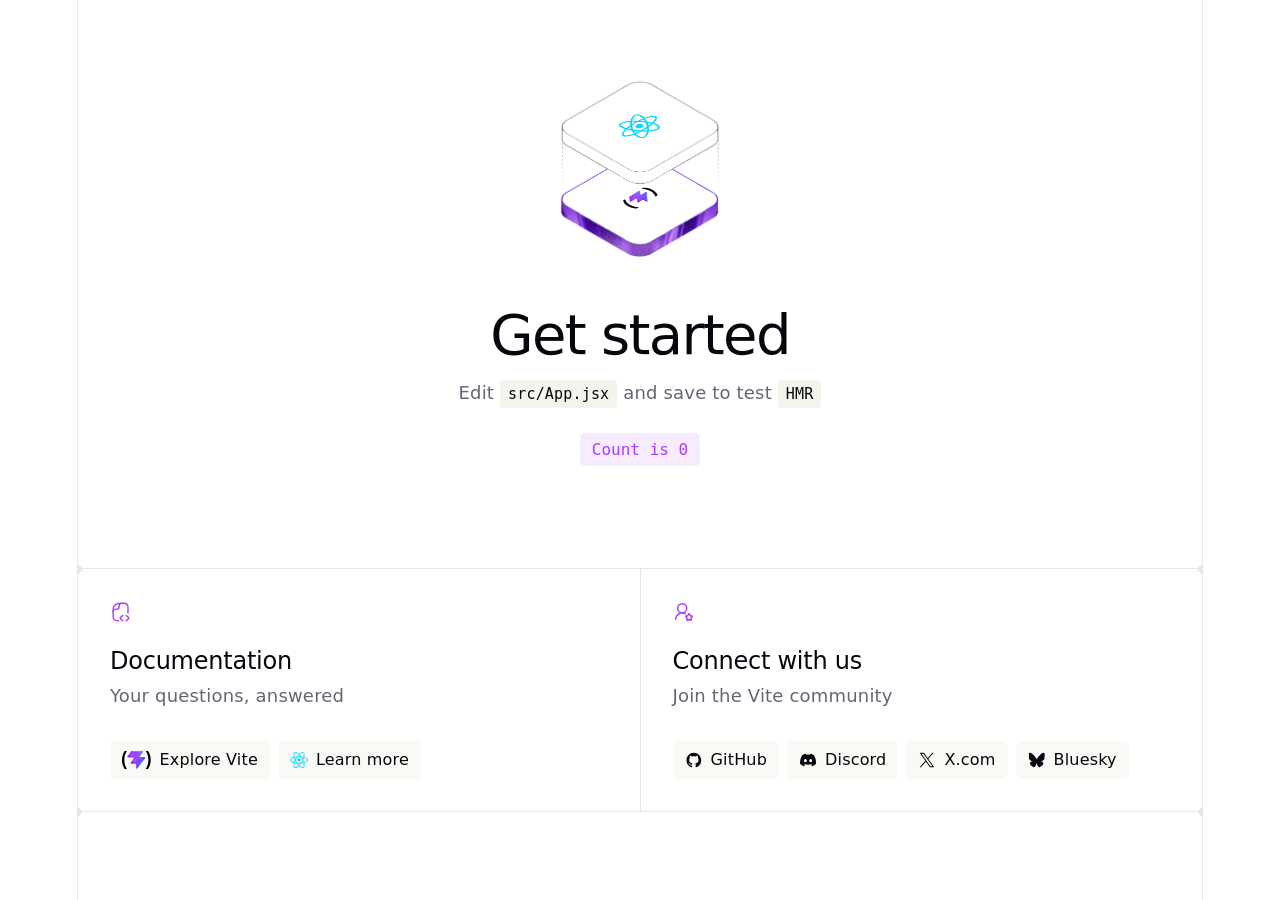
<file: index.html>
<!doctype html>
<html lang="en">
  <head>
    <meta charset="UTF-8" />
    <link rel="icon" type="image/svg+xml" href="./favicon.svg" />
    <meta name="viewport" content="width=device-width, initial-scale=1.0" />
    <title>foxdraw-vite</title>
    <script type="module" crossorigin src="./assets/index-BHF1VPRA.js"></script>
    <link rel="stylesheet" crossorigin href="./assets/index-DykytF2W.css">
  </head>
  <body>
    <div id="root"></div>
  </body>
</html>
</file>
<file: assets/index-DykytF2W.css>
:root{--text:#6b6375;--text-h:#08060d;--bg:#fff;--border:#e5e4e7;--code-bg:#f4f3ec;--accent:#aa3bff;--accent-bg:#aa3bff1a;--accent-border:#aa3bff80;--social-bg:#f4f3ec80;--shadow:#0000001a 0 10px 15px -3px, #0000000d 0 4px 6px -2px;--sans:system-ui, "Segoe UI", Roboto, sans-serif;--heading:system-ui, "Segoe UI", Roboto, sans-serif;--mono:ui-monospace, Consolas, monospace;font:18px/145% var(--sans);letter-spacing:.18px;--lightningcss-light:initial;--lightningcss-dark: ;color-scheme:light dark;color:var(--text);background:var(--bg);font-synthesis:none;text-rendering:optimizelegibility;-webkit-font-smoothing:antialiased;-moz-osx-font-smoothing:grayscale}@media (prefers-color-scheme:dark){:root{--lightningcss-light: ;--lightningcss-dark:initial}}@media (width<=1024px){:root{font-size:16px}}@media (prefers-color-scheme:dark){:root{--text:#9ca3af;--text-h:#f3f4f6;--bg:#16171d;--border:#2e303a;--code-bg:#1f2028;--accent:#c084fc;--accent-bg:#c084fc26;--accent-border:#c084fc80;--social-bg:#2f303a80;--shadow:#0006 0 10px 15px -3px, #00000040 0 4px 6px -2px}#social .button-icon{filter:invert()brightness(2)}}body{margin:0}#root{text-align:center;border-inline:1px solid var(--border);box-sizing:border-box;flex-direction:column;width:1126px;max-width:100%;min-height:100svh;margin:0 auto;display:flex}h1,h2{font-family:var(--heading);color:var(--text-h);font-weight:500}h1{letter-spacing:-1.68px;margin:32px 0;font-size:56px}@media (width<=1024px){h1{margin:20px 0;font-size:36px}}h2{letter-spacing:-.24px;margin:0 0 8px;font-size:24px;line-height:118%}@media (width<=1024px){h2{font-size:20px}}p{margin:0}code,.counter{font-family:var(--mono);color:var(--text-h);border-radius:4px;display:inline-flex}code{background:var(--code-bg);padding:4px 8px;font-size:15px;line-height:135%}.counter{color:var(--accent);background:var(--accent-bg);border:2px solid #0000;border-radius:5px;margin-bottom:24px;padding:5px 10px;font-size:16px;transition:border-color .3s}.counter:hover{border-color:var(--accent-border)}.counter:focus-visible{outline:2px solid var(--accent);outline-offset:2px}.hero{position:relative}.hero .base,.hero .framework,.hero .vite{margin:0 auto;inset-inline:0}.hero .base{z-index:0;width:170px;position:relative}.hero .framework,.hero .vite{position:absolute}.hero .framework{z-index:1;height:28px;top:34px;transform:perspective(2000px)rotate(300deg)rotateX(44deg)rotateY(39deg)scale(1.4)}.hero .vite{z-index:0;width:auto;height:26px;top:107px;transform:perspective(2000px)rotate(300deg)rotateX(40deg)rotateY(39deg)scale(.8)}#center{flex-direction:column;flex-grow:1;place-content:center;place-items:center;gap:25px;display:flex}@media (width<=1024px){#center{gap:18px;padding:32px 20px 24px}}#next-steps{border-top:1px solid var(--border);text-align:left;display:flex}#next-steps>div{flex:1 1 0;padding:32px}@media (width<=1024px){#next-steps>div{padding:24px 20px}}#next-steps .icon{width:22px;height:22px;margin-bottom:16px}@media (width<=1024px){#next-steps{text-align:center;flex-direction:column}}#docs{border-right:1px solid var(--border)}@media (width<=1024px){#docs{border-right:none;border-bottom:1px solid var(--border)}}#next-steps ul{gap:8px;margin:32px 0 0;padding:0;list-style:none;display:flex}#next-steps ul .logo{height:18px}#next-steps ul a{color:var(--text-h);background:var(--social-bg);border-radius:6px;align-items:center;gap:8px;padding:6px 12px;font-size:16px;text-decoration:none;transition:box-shadow .3s;display:flex}#next-steps ul a:hover{box-shadow:var(--shadow)}#next-steps ul a .button-icon{width:18px;height:18px}@media (width<=1024px){#next-steps ul{flex-wrap:wrap;justify-content:center;margin-top:20px}#next-steps ul li{flex:calc(50% - 8px)}#next-steps ul a{box-sizing:border-box;justify-content:center;width:100%}}#spacer{border-top:1px solid var(--border);height:88px}@media (width<=1024px){#spacer{height:48px}}.ticks{width:100%;position:relative}.ticks:before,.ticks:after{content:"";border:5px solid #0000;position:absolute;top:-4.5px}.ticks:before{border-left-color:var(--border);left:0}.ticks:after{border-right-color:var(--border);right:0}
</file>
